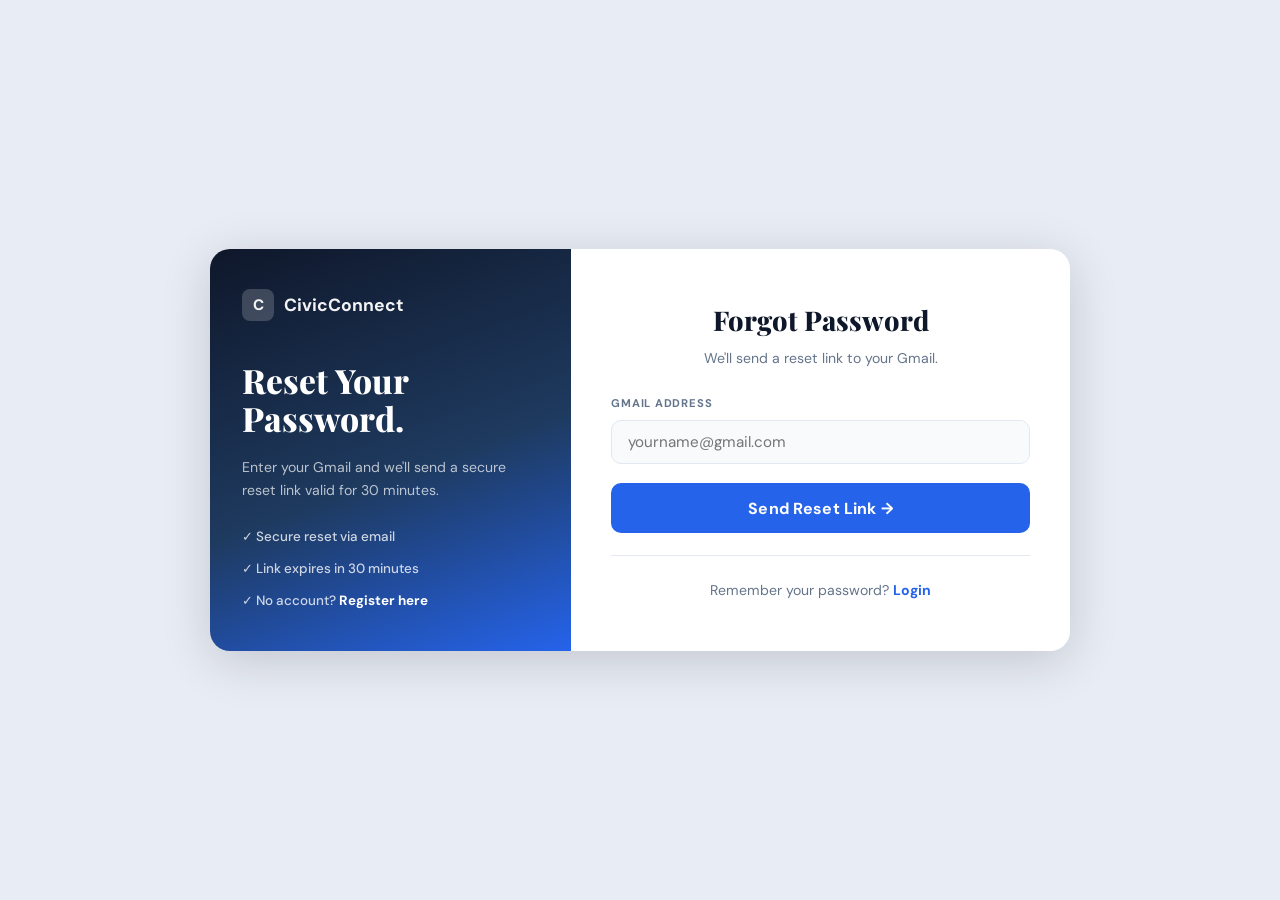
<file: templates/forgot_password.html>
<!DOCTYPE html>
<html lang="en">
<head>
<meta charset="UTF-8"><script>localStorage.removeItem("civic_lang");</script><meta name="viewport" content="width=device-width,initial-scale=1">
<title>Forgot Password – CivicConnect</title>
<link rel="stylesheet" href="/static/css/style.css">
<link href="https://fonts.googleapis.com/css2?family=Playfair+Display:wght@700;800&family=DM+Sans:wght@400;500;600;700&display=swap" rel="stylesheet">
</head>
<body class="auth-page split-auth-page">
<div class="split-auth-card">
  <div class="split-left">
    <div class="split-brand"><span class="split-brand-icon">C</span> CivicConnect</div>
    <div class="split-tagline">Reset Your<br>Password.</div>
    <p class="split-desc">Enter your Gmail and we'll send a secure reset link valid for 30 minutes.</p>
    <ul class="split-features">
      <li>✓ Secure reset via email</li>
      <li>✓ Link expires in 30 minutes</li>
      <li>✓ No account? <a href="/register" style="color:#fff;font-weight:700;">Register here</a></li>
    </ul>
  </div>
  <div class="split-right">
    <h2 class="split-title">Forgot Password</h2>
    <p class="split-subtitle">We'll send a reset link to your Gmail.</p>
    <div id="msg" class="msg hidden"></div>
    <div id="formWrap">
      <div class="form-group">
        <label>Gmail Address</label>
        <input type="email" id="email" placeholder="yourname@gmail.com" onkeydown="if(event.key==='Enter')doSubmit()">
      </div>
      <button class="btn btn-primary btn-full split-btn" id="submitBtn" onclick="doSubmit()">Send Reset Link →</button>
      <div class="split-divider"></div>
      <p class="split-switch">Remember your password? <a href="/login">Login</a></p>
    </div>
  </div>
</div>
<script>
async function doSubmit() {
  const email = document.getElementById("email").value.trim();
  const msg   = document.getElementById("msg");
  const btn   = document.getElementById("submitBtn");
  if (!email) { msg.textContent="Please enter your email."; msg.className="msg error"; return; }
  btn.disabled=true; btn.textContent="Sending…";
  const res  = await fetch("/api/forgot-password", {
    method:"POST", headers:{"Content-Type":"application/json"},
    body: JSON.stringify({email})
  });
  const data = await res.json();
  if (res.ok) {
    document.getElementById("formWrap").innerHTML = `
      <div style="text-align:center;padding:1.5rem 0;">
        <div style="font-size:3rem;margin-bottom:.8rem;">📧</div>
        <h3 style="color:#16a34a;font-family:'Playfair Display',serif;margin-bottom:.5rem;">Check your inbox!</h3>
        <p style="color:#475569;font-size:.9rem;">${data.message}</p>
        <a href="/login" class="btn btn-primary" style="margin-top:1.2rem;display:inline-block;">Back to Login</a>
      </div>`;
  } else {
    msg.textContent = data.error; msg.className="msg error";
    btn.disabled=false; btn.textContent="Send Reset Link →";
  }
}
</script>
</body>
</html>
</file>
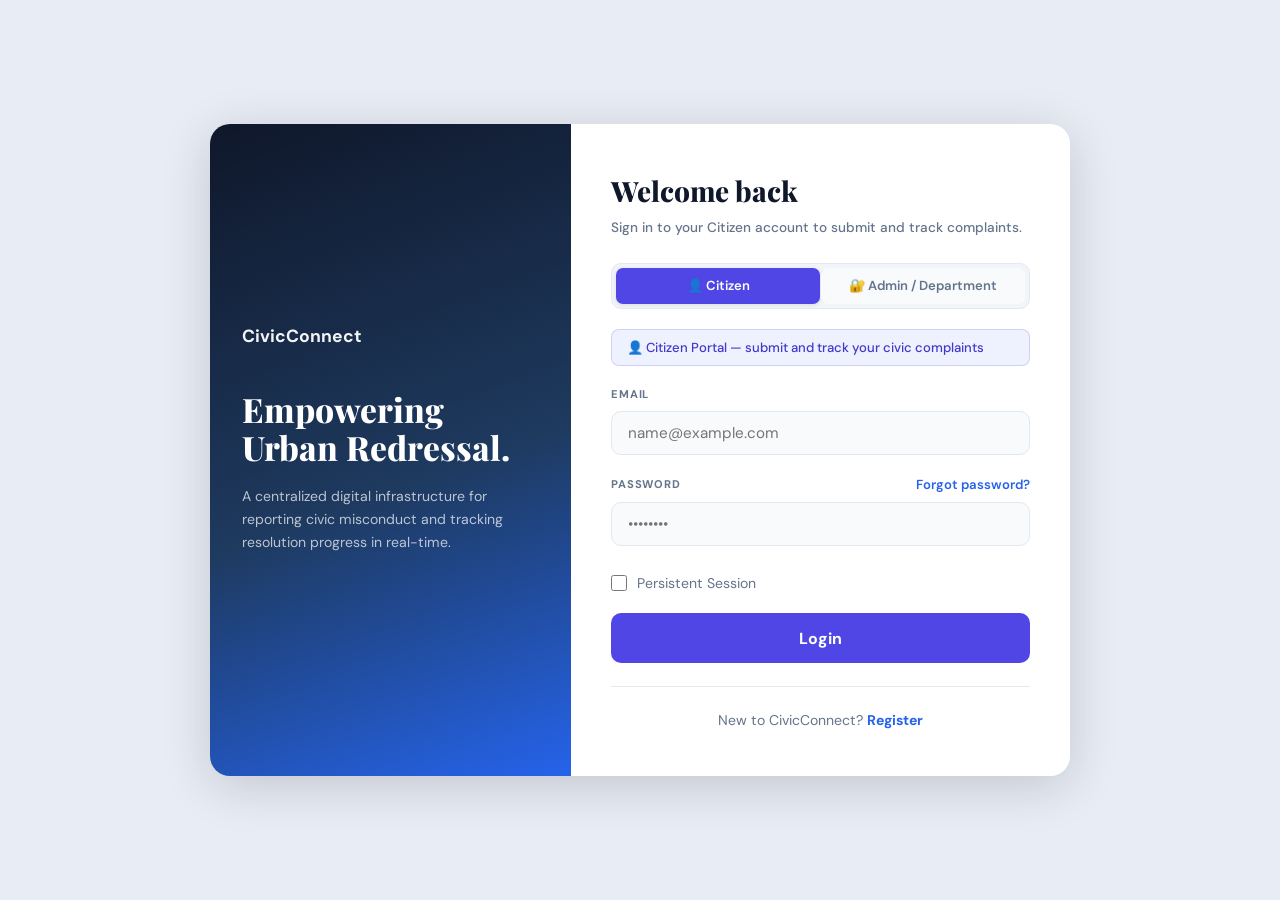
<file: templates/login.html>
<!DOCTYPE html>
<html lang="en">
<head>
<meta charset="UTF-8"><script>localStorage.removeItem("civic_lang");</script><meta name="viewport" content="width=device-width, initial-scale=1.0">
<title>Login – CivicConnect</title>
<link rel="stylesheet" href="/static/css/style.css">
<link href="https://fonts.googleapis.com/css2?family=Playfair+Display:wght@700;800&family=DM+Sans:wght@400;500;600;700&display=swap" rel="stylesheet">
<style>
/* ── 2-tab role switcher ── */
.role-tabs {
  display: flex; gap: 0; margin-bottom: 1.25rem;
  border-radius: 10px; overflow: hidden; border: 1.5px solid var(--border);
}
.role-tab {
  flex: 1; padding: .6rem .5rem; border: none; background: #f8fafc;
  font-family: var(--ff-body); font-size: .82rem; font-weight: 600;
  cursor: pointer; color: var(--muted2); transition: all .2s;
  display: flex; align-items: center; justify-content: center; gap: .35rem;
  white-space: nowrap;
}
.role-tab + .role-tab { border-left: 1.5px solid var(--border); }
.role-tab.active.citizen { background: #4f46e5; color: #fff; }
.role-tab.active.admin   { background: #1e3a8a; color: #fff; }
.role-tab:not(.active):hover { background: #f1f5f9; color: var(--text); }

/* ── Portal header ── */
.portal-header { margin-bottom: 1.5rem; }
.portal-title {
  font-family: var(--ff-head); font-size: 1.75rem; font-weight: 800;
  color: #0f172a; margin-bottom: .3rem; transition: color .2s;
}
.portal-title.admin-mode { color: #1e3a8a; }
.portal-subtitle { font-size: .85rem; color: var(--muted2); font-weight: 500; line-height: 1.5; }

/* ── Portal context banner ── */
.portal-banner {
  padding: .5rem .9rem; border-radius: 8px; margin-bottom: 1.25rem;
  font-size: .82rem; font-weight: 500; line-height: 1.5; transition: all .3s;
}
.portal-banner.citizen { background: #eef2ff; color: #4338ca; border: 1px solid rgba(79,70,229,.2); }
.portal-banner.admin   { background: #eff6ff; color: #1d4ed8; border: 1px solid rgba(29,78,216,.25); }

/* ── Login button variants ── */
.split-btn.citizen    { background: #4f46e5; }
.split-btn.citizen:hover { background: #4338ca; }
.split-btn.admin      { background: #1e3a8a; }
.split-btn.admin:hover { background: #1e40af; }
</style>
</head>
<body class="auth-page split-auth-page">

<div class="split-auth-card">
  <!-- Left panel -->
  <div class="split-left" id="splitLeft">
    <div class="split-brand">CivicConnect</div>
    <div class="split-tagline" id="leftTagline">Empowering<br>Urban Redressal.</div>
    <p class="split-desc" id="leftDesc">A centralized digital infrastructure for reporting civic misconduct and tracking resolution progress in real-time.</p>
  </div>

  <!-- Right panel -->
  <div class="split-right">

    <div class="portal-header">
      <div class="portal-title" id="portalTitle">Welcome back</div>
      <div class="portal-subtitle" id="portalSubtitle">Sign in to your Citizen account to submit and track complaints.</div>
    </div>

    <!-- 2-tab switcher: Citizen | Admin (dept staff also use Admin tab) -->
    <div class="role-tabs">
      <button class="role-tab citizen active" id="tabCitizen" onclick="setRole('citizen')">👤 Citizen</button>
      <button class="role-tab admin"          id="tabAdmin"   onclick="setRole('admin')">🔐 Admin / Department</button>
    </div>

    <div class="portal-banner citizen" id="portalBanner">
      👤 Citizen Portal — submit and track your civic complaints
    </div>

    <div id="msg" class="msg hidden"></div>

    <div class="form-group">
      <label>Email</label>
      <input type="email" id="email" placeholder="name@example.com" onkeydown="if(event.key==='Enter') doLogin()">
    </div>

    <div class="form-group">
      <div class="pw-label-row">
        <label>Password</label>
        <a href="/forgot-password" class="reset-link" id="forgotLink">Forgot password?</a>
      </div>
      <input type="password" id="password" placeholder="••••••••" onkeydown="if(event.key==='Enter') doLogin()">
    </div>

    <label class="persist-check" id="persistRow">
      <input type="checkbox" id="persist"> Persistent Session
    </label>

    <button class="btn btn-primary btn-full split-btn citizen" id="loginBtn" onclick="doLogin()">Login</button>

    <div class="split-divider"></div>
    <p class="split-switch" id="bottomHint">New to CivicConnect? <a href="/register">Register</a></p>
  </div>
</div>

<script>
let role = 'citizen';

const CONFIG = {
  citizen: {
    title:       'Welcome back',
    titleClass:  'portal-title',
    subtitle:    'Sign in to your Citizen account to submit and track complaints.',
    bannerClass: 'portal-banner citizen',
    bannerText:  '👤 Citizen Portal — submit and track your civic complaints',
    btnClass:    'btn btn-primary btn-full split-btn citizen',
    btnText:     'Login',
    hint:        'New to CivicConnect? <a href="/register">Register</a>',
    leftTagline: 'Empowering<br>Urban Redressal.',
    leftDesc:    'A centralized digital infrastructure for reporting civic misconduct and tracking resolution progress in real-time.',
    showPersist: true,
  },
  admin: {
    title:       'Admin / Department Access',
    titleClass:  'portal-title admin-mode',
    subtitle:    'For administrators and department staff — use credentials issued by the admin.',
    bannerClass: 'portal-banner admin',
    bannerText:  '🔐 Admin & Department Portal — restricted access only',
    btnClass:    'btn btn-primary btn-full split-btn admin',
    btnText:     'Sign In',
    hint:        'Not an admin or dept? <a href="#" onclick="setRole(\'citizen\');return false;">Switch to Citizen login</a>',
    leftTagline: 'Admin &amp;<br>Department Panel.',
    leftDesc:    'Admins oversee all complaints. Department staff manage complaints assigned to their department.',
    showPersist: true,
  }
};

function setRole(r) {
  role = r;
  const cfg = CONFIG[r];

  ['citizen', 'admin'].forEach(t => {
    document.getElementById('tab' + t.charAt(0).toUpperCase() + t.slice(1))
      .classList.toggle('active', t === r);
  });

  document.getElementById('portalTitle').textContent    = cfg.title;
  document.getElementById('portalTitle').className      = cfg.titleClass;
  document.getElementById('portalSubtitle').textContent = cfg.subtitle;
  document.getElementById('portalBanner').className     = cfg.bannerClass;
  document.getElementById('portalBanner').textContent   = cfg.bannerText;
  document.getElementById('loginBtn').className         = cfg.btnClass;
  document.getElementById('loginBtn').textContent       = cfg.btnText;
  document.getElementById('bottomHint').innerHTML       = cfg.hint;
  document.getElementById('leftTagline').innerHTML      = cfg.leftTagline;
  document.getElementById('leftDesc').textContent       = cfg.leftDesc;
  document.getElementById('persistRow').style.display   = cfg.showPersist ? '' : 'none';
  document.getElementById('msg').className = 'msg hidden';
}

async function doLogin() {
  const btn      = document.getElementById('loginBtn');
  const msg      = document.getElementById('msg');
  const email    = document.getElementById('email').value.trim();
  const password = document.getElementById('password').value;

  if (!email || !password) {
    msg.textContent = 'Please enter your email and password.';
    msg.className = 'msg error'; return;
  }

  const originalText = btn.textContent;
  btn.disabled = true; btn.textContent = 'Signing in…';
  msg.className = 'msg hidden';

  try {
    // Both admin and department staff send portal='admin' — backend routes correctly
    const body = { email, password, portal: role };

    const res  = await fetch('/api/login', {
      method: 'POST', credentials: 'include',
      headers: { 'Content-Type': 'application/json' },
      body: JSON.stringify(body)
    });
    const data = await res.json();

    if (res.ok) {
      window.location.href = '/dashboard';
    } else {
      msg.textContent = data.error;
      msg.className   = 'msg error';
      btn.disabled    = false;
      btn.textContent = originalText;
    }
  } catch {
    msg.textContent = 'Network error. Please try again.';
    msg.className   = 'msg error';
    btn.disabled    = false;
    btn.textContent = originalText;
  }
}
</script>
</body>
</html>
</file>
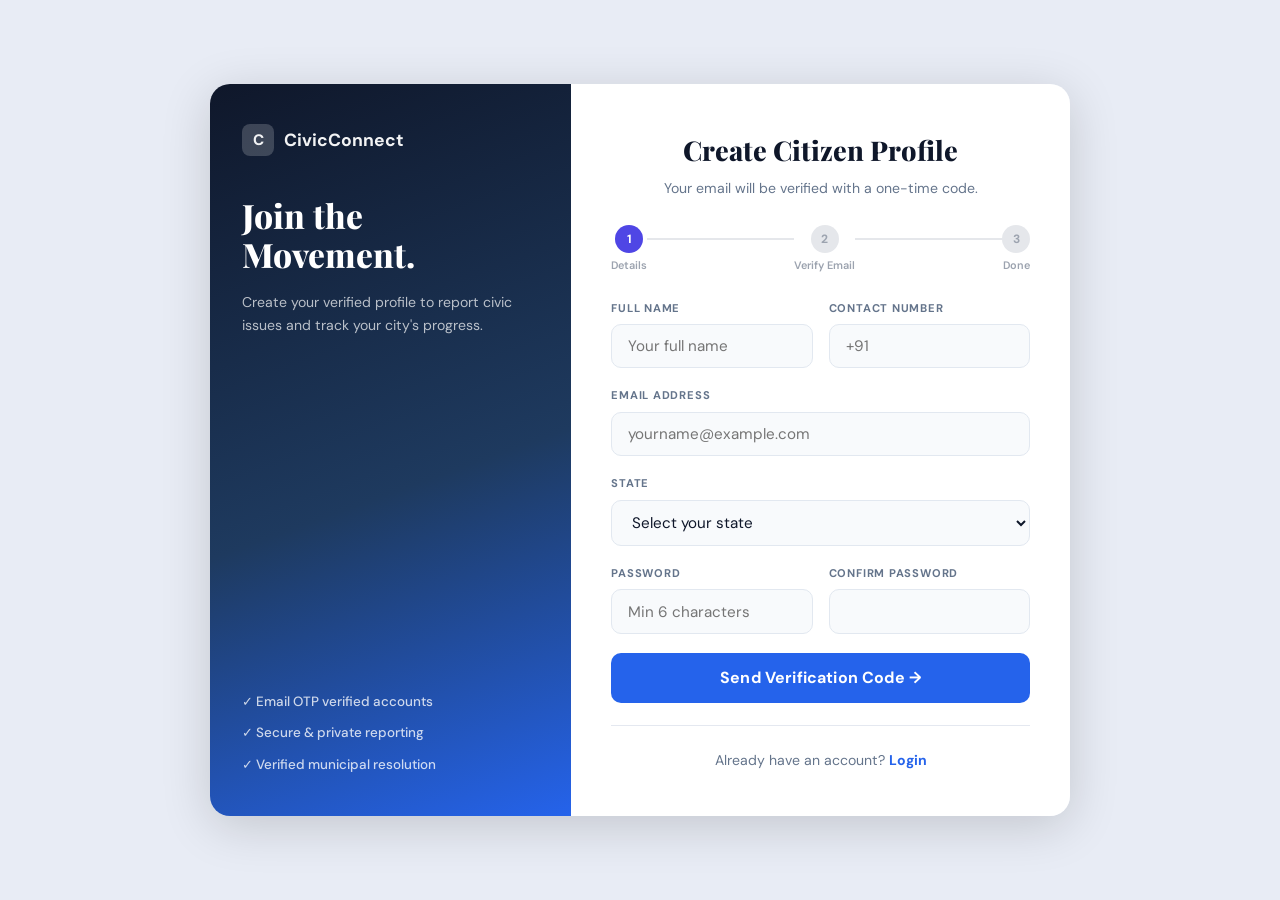
<file: templates/register.html>
<!DOCTYPE html>
<html lang="en">
<head>
<meta charset="UTF-8"><script>localStorage.removeItem("civic_lang");</script><meta name="viewport" content="width=device-width, initial-scale=1.0">
<title>Register – CivicConnect</title>
<link rel="stylesheet" href="/static/css/style.css">
<link href="https://fonts.googleapis.com/css2?family=Playfair+Display:wght@700;800&family=DM+Sans:wght@400;500;600;700&display=swap" rel="stylesheet">
<style>
.step-indicator {
  display: flex; align-items: flex-start; gap: 0; margin-bottom: 1.6rem;
}
.step-col { display: flex; flex-direction: column; align-items: center; gap: .2rem; }
.step-dot {
  width: 28px; height: 28px; border-radius: 50%; display: flex; align-items: center;
  justify-content: center; font-size: .75rem; font-weight: 700; flex-shrink: 0; transition: all .3s;
}
.step-dot.active   { background: #4f46e5; color: #fff; }
.step-dot.done     { background: #22c55e; color: #fff; }
.step-dot.inactive { background: #e5e7eb; color: #9ca3af; }
.step-line { flex: 1; height: 2px; margin-top: 13px; background: #e5e7eb; transition: background .3s; }
.step-line.done { background: #22c55e; }
.step-label { font-size: .68rem; color: #9ca3af; font-weight: 600; text-align: center; white-space: nowrap; }

.step-panel { display: none; }
.step-panel.active { display: block; }

.otp-boxes { display: flex; gap: .6rem; justify-content: center; margin: 1.2rem 0; }
.otp-box {
  width: 46px; height: 54px; text-align: center; font-size: 1.5rem; font-weight: 700;
  border: 2px solid #d1d5db; border-radius: 10px; outline: none;
  font-family: 'DM Sans', sans-serif; color: #1e293b; transition: border-color .2s, box-shadow .2s;
}
.otp-box:focus { border-color: #4f46e5; box-shadow: 0 0 0 3px rgba(79,70,229,.12); }
.otp-box.filled { border-color: #4f46e5; }
.otp-box.error  { border-color: #ef4444 !important; animation: shake .3s; }
@keyframes shake { 0%,100%{transform:translateX(0)} 25%{transform:translateX(-5px)} 75%{transform:translateX(5px)} }

.otp-hint { text-align: center; font-size: .83rem; color: #64748b; margin-bottom: .4rem; line-height: 1.6; }
.otp-hint strong { color: #1e293b; }

.resend-row { text-align: center; font-size: .82rem; color: #9ca3af; margin-top: .7rem; }
.resend-btn { background: none; border: none; color: #4f46e5; font-weight: 600; cursor: pointer; font-family: inherit; font-size: .82rem; padding: 0; }
.resend-btn:disabled { color: #9ca3af; cursor: default; }

.success-wrap { text-align: center; padding: 1rem 0; }
.success-icon { font-size: 3.5rem; margin-bottom: .6rem; }
.progress-bar { height: 4px; background: #e5e7eb; border-radius: 99px; overflow: hidden; margin: 1rem auto 0; max-width: 160px; }
.progress-fill { height: 100%; background: #4f46e5; border-radius: 99px; animation: prog 2.2s linear forwards; }
@keyframes prog { from{width:0} to{width:100%} }
</style>
</head>
<body class="auth-page split-auth-page">
<div class="split-auth-card">
  <div class="split-left">
    <div class="split-brand"><span class="split-brand-icon">C</span> CivicConnect</div>
    <div class="split-tagline">Join the<br>Movement.</div>
    <p class="split-desc">Create your verified profile to report civic issues and track your city's progress.</p>
    <ul class="split-features">
      <li>✓ Email OTP verified accounts</li>
      <li>✓ Secure &amp; private reporting</li>
      <li>✓ Verified municipal resolution</li>
    </ul>
  </div>

  <div class="split-right">
    <h2 class="split-title">Create Citizen Profile</h2>
    <p class="split-subtitle" id="panel-sub">Your email will be verified with a one-time code.</p>

    <!-- Step indicator -->
    <div class="step-indicator">
      <div class="step-col">
        <div class="step-dot active" id="dot1">1</div>
        <div class="step-label">Details</div>
      </div>
      <div class="step-line" id="line1"></div>
      <div class="step-col">
        <div class="step-dot inactive" id="dot2">2</div>
        <div class="step-label">Verify Email</div>
      </div>
      <div class="step-line" id="line2"></div>
      <div class="step-col">
        <div class="step-dot inactive" id="dot3">3</div>
        <div class="step-label">Done</div>
      </div>
    </div>

    <div id="msg" class="msg hidden"></div>

    <!-- Step 1: Form -->
    <div class="step-panel active" id="step1">
      <div class="form-row">
        <div class="form-group">
          <label>Full Name</label>
          <input type="text" id="name" placeholder="Your full name">
        </div>
        <div class="form-group">
          <label>Contact Number</label>
          <input type="tel" id="phone" placeholder="+91">
        </div>
      </div>
      <div class="form-group">
        <label>Email Address</label>
        <input type="email" id="email" placeholder="yourname@example.com">
      </div>
      <div class="form-group">
        <label>State</label>
        <select id="ward">
          <option value="">Select your state</option>
          <option>Andhra Pradesh</option>
          <option>Arunachal Pradesh</option>
          <option>Assam</option>
          <option>Bihar</option>
          <option>Chhattisgarh</option>
          <option>Goa</option>
          <option>Gujarat</option>
          <option>Haryana</option>
          <option>Himachal Pradesh</option>
          <option>Jharkhand</option>
          <option>Karnataka</option>
          <option>Kerala</option>
          <option>Madhya Pradesh</option>
          <option>Maharashtra</option>
          <option>Manipur</option>
          <option>Meghalaya</option>
          <option>Mizoram</option>
          <option>Nagaland</option>
          <option>Odisha</option>
          <option>Punjab</option>
          <option>Rajasthan</option>
          <option>Sikkim</option>
          <option>Tamil Nadu</option>
          <option>Telangana</option>
          <option>Tripura</option>
          <option>Uttar Pradesh</option>
          <option>Uttarakhand</option>
          <option>West Bengal</option>
          <option>Andaman and Nicobar Islands</option>
          <option>Chandigarh</option>
          <option>Dadra and Nagar Haveli and Daman and Diu</option>
          <option>Delhi</option>
          <option>Jammu and Kashmir</option>
          <option>Ladakh</option>
          <option>Lakshadweep</option>
          <option>Puducherry</option>
        </select>
      </div>
      <div class="form-row">
        <div class="form-group">
          <label>Password</label>
          <input type="password" id="password" placeholder="Min 6 characters">
        </div>
        <div class="form-group">
          <label>Confirm Password</label>
          <input type="password" id="confirm" placeholder="">
        </div>
      </div>
      <button class="btn btn-primary btn-full split-btn" id="regBtn" onclick="doRegister()">
        Send Verification Code →
      </button>
      <div class="split-divider"></div>
      <p class="split-switch">Already have an account? <a href="/login">Login</a></p>
    </div>

    <!-- Step 2: OTP -->
    <div class="step-panel" id="step2">
      <div class="otp-hint">
        A 6-digit code was sent to<br><strong id="otp-email-display">—</strong><br>
        <span style="font-size:.75rem;color:#94a3b8;">Check your inbox (and spam folder)</span>
      </div>
      <div class="otp-boxes">
        <input class="otp-box" id="otp0" maxlength="1" inputmode="numeric">
        <input class="otp-box" id="otp1" maxlength="1" inputmode="numeric">
        <input class="otp-box" id="otp2" maxlength="1" inputmode="numeric">
        <input class="otp-box" id="otp3" maxlength="1" inputmode="numeric">
        <input class="otp-box" id="otp4" maxlength="1" inputmode="numeric">
        <input class="otp-box" id="otp5" maxlength="1" inputmode="numeric">
      </div>
      <button class="btn btn-primary btn-full split-btn" id="verifyBtn" onclick="doVerify()">Verify &amp; Create Account</button>
      <div class="resend-row">
        Didn't receive it?
        <button class="resend-btn" id="resendBtn" onclick="resendOtp()" disabled>
          Resend in <span id="timerDisplay">60s</span>
        </button>
      </div>
      <div style="margin-top:.9rem;text-align:center;">
        <button class="btn btn-outline btn-sm" onclick="goBack()">← Change Details</button>
      </div>
    </div>

    <!-- Step 3: Success -->
    <div class="step-panel" id="step3">
      <div class="success-wrap">
        <div class="success-icon">🎉</div>
        <h3 style="color:#16a34a;font-family:'Playfair Display',serif;font-size:1.3rem;margin-bottom:.4rem;">Email Verified!</h3>
        <p style="color:#475569;font-size:.9rem;">Your account has been created. Redirecting to login…</p>
        <div class="progress-bar"><div class="progress-fill"></div></div>
      </div>
    </div>
  </div>
</div>

<script>
let pendingEmail = "";
let timerInterval = null;
let pendingName = "", pendingPass = "";

// OTP box logic
document.querySelectorAll(".otp-box").forEach((box, i) => {
  box.addEventListener("input", e => {
    const val = e.target.value.replace(/\D/g, "");
    e.target.value = val.slice(-1);
    e.target.classList.toggle("filled", val !== "");
    if (val && i < 5) document.getElementById(`otp${i+1}`).focus();
    if (getOtp().length === 6) doVerify();
  });
  box.addEventListener("keydown", e => {
    if (e.key === "Backspace" && !e.target.value && i > 0)
      document.getElementById(`otp${i-1}`).focus();
  });
  box.addEventListener("paste", e => {
    e.preventDefault();
    const text = (e.clipboardData || window.clipboardData).getData("text").replace(/\D/g,"").slice(0,6);
    text.split("").forEach((ch, j) => {
      const b = document.getElementById(`otp${j}`);
      if (b) { b.value = ch; b.classList.add("filled"); }
    });
    if (text.length === 6) setTimeout(doVerify, 80);
  });
});

function getOtp() {
  return Array.from({length:6}, (_,i) => document.getElementById(`otp${i}`).value).join("");
}

function clearOtpBoxes(shake = false) {
  for (let i = 0; i < 6; i++) {
    const b = document.getElementById(`otp${i}`);
    b.value = ""; b.classList.remove("filled");
    if (shake) { b.classList.add("error"); setTimeout(() => b.classList.remove("error"), 400); }
  }
  if (shake) document.getElementById("otp0").focus();
}

function goToStep(n) {
  [1,2,3].forEach(s => document.getElementById(`step${s}`).classList.toggle("active", s === n));
  ["dot1","dot2","dot3"].forEach((id, idx) => {
    const d = document.getElementById(id);
    d.className = "step-dot " + (idx+1 < n ? "done" : idx+1 === n ? "active" : "inactive");
    d.textContent = idx+1 < n ? "✓" : idx+1;
  });
  document.getElementById("line1").className = "step-line" + (n > 1 ? " done" : "");
  document.getElementById("line2").className = "step-line" + (n > 2 ? " done" : "");
}

function goBack() {
  clearInterval(timerInterval);
  clearOtpBoxes();
  document.getElementById("msg").className = "msg hidden";
  goToStep(1);
}

function startTimer(s = 60) {
  const btn = document.getElementById("resendBtn");
  const disp = document.getElementById("timerDisplay");
  btn.disabled = true;
  let left = s;
  disp.textContent = `${left}s`;
  clearInterval(timerInterval);
  timerInterval = setInterval(() => {
    left--;
    if (left <= 0) {
      clearInterval(timerInterval);
      btn.innerHTML = "Resend Code";
      btn.disabled = false;
    } else {
      disp.textContent = `${left}s`;
    }
  }, 1000);
}

async function doRegister() {
  const msg   = document.getElementById("msg");
  const btn   = document.getElementById("regBtn");
  const name  = document.getElementById("name").value.trim();
  const email = document.getElementById("email").value.trim().toLowerCase();
  const pass  = document.getElementById("password").value;
  const conf  = document.getElementById("confirm").value;

  if (!name || !email || !pass) {
    msg.textContent = "Please fill in all required fields."; msg.className = "msg error"; return;
  }
  if (!email.includes("@") || !email.includes(".")) {
    msg.textContent = "Please enter a valid email address."; msg.className = "msg error"; return;
  }
  if (pass !== conf) {
    msg.textContent = "Passwords do not match."; msg.className = "msg error"; return;
  }
  if (pass.length < 6) {
    msg.textContent = "Password must be at least 6 characters."; msg.className = "msg error"; return;
  }

  btn.disabled = true; btn.textContent = "Sending OTP…";
  msg.className = "msg hidden";

  const res  = await fetch("/api/register", {
    method:"POST", credentials:"include",
    headers:{"Content-Type":"application/json"},
    body: JSON.stringify({name, email, password: pass, phone: document.getElementById("phone").value.trim()})
  });
  const data = await res.json();

  if (res.ok) {
    pendingEmail = email; pendingName = name; pendingPass = pass;
    document.getElementById("otp-email-display").textContent = email;
    goToStep(2);
    startTimer(60);
    setTimeout(() => document.getElementById("otp0").focus(), 100);
  } else {
    msg.textContent = data.error; msg.className = "msg error";
  }
  btn.disabled = false; btn.textContent = "Send Verification Code →";
}

async function doVerify() {
  const msg = document.getElementById("msg");
  const btn = document.getElementById("verifyBtn");
  const otp = getOtp();
  if (otp.length < 6) {
    msg.textContent = "Please enter the full 6-digit code."; msg.className = "msg error"; return;
  }
  btn.disabled = true; btn.textContent = "Verifying…";
  msg.className = "msg hidden";

  const res  = await fetch("/api/verify-otp", {
    method:"POST", credentials:"include",
    headers:{"Content-Type":"application/json"},
    body: JSON.stringify({email: pendingEmail, otp})
  });
  const data = await res.json();

  if (res.ok) {
    clearInterval(timerInterval);
    goToStep(3);
    setTimeout(() => window.location.href = "/login", 2300);
  } else {
    clearOtpBoxes(true);
    msg.textContent = data.error; msg.className = "msg error";
    btn.disabled = false; btn.textContent = "Verify & Create Account";
  }
}

async function resendOtp() {
  const msg = document.getElementById("msg");
  const res = await fetch("/api/register", {
    method:"POST", credentials:"include",
    headers:{"Content-Type":"application/json"},
    body: JSON.stringify({name: pendingName, email: pendingEmail, password: pendingPass})
  });
  const data = await res.json();
  if (res.ok) {
    msg.textContent = "✅ New OTP sent to your Gmail."; msg.className = "msg success";
    clearOtpBoxes(); startTimer(60);
    document.getElementById("otp0").focus();
  } else {
    msg.textContent = data.error; msg.className = "msg error";
  }
}
</script>
</body>
</html>
</file>
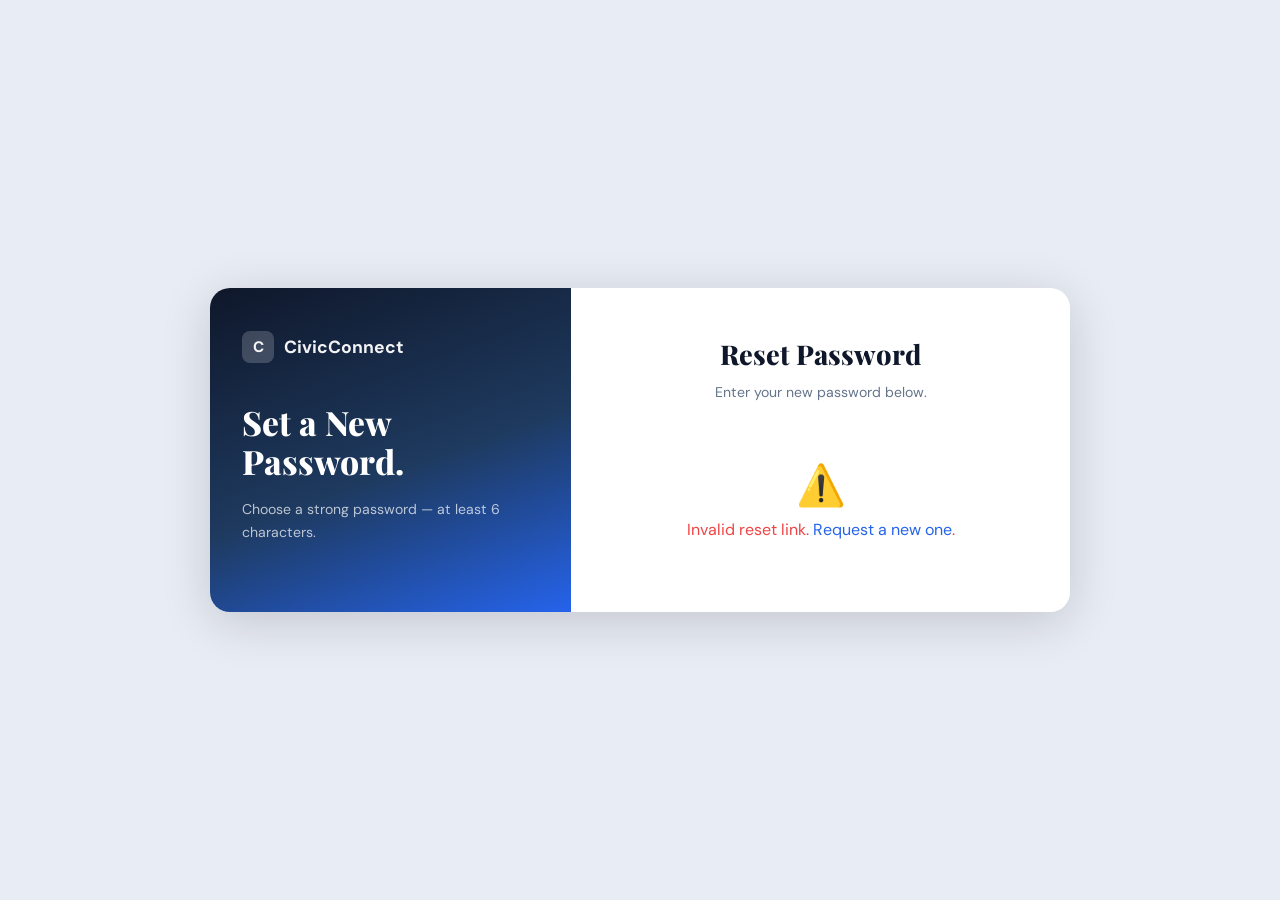
<file: templates/reset_password.html>
<!DOCTYPE html>
<html lang="en">
<head>
<meta charset="UTF-8"><script>localStorage.removeItem("civic_lang");</script><meta name="viewport" content="width=device-width,initial-scale=1">
<title>Reset Password – CivicConnect</title>
<link rel="stylesheet" href="/static/css/style.css">
<link href="https://fonts.googleapis.com/css2?family=Playfair+Display:wght@700;800&family=DM+Sans:wght@400;500;600;700&display=swap" rel="stylesheet">
</head>
<body class="auth-page split-auth-page">
<div class="split-auth-card">
  <div class="split-left">
    <div class="split-brand"><span class="split-brand-icon">C</span> CivicConnect</div>
    <div class="split-tagline">Set a New<br>Password.</div>
    <p class="split-desc">Choose a strong password — at least 6 characters.</p>
  </div>
  <div class="split-right">
    <h2 class="split-title">Reset Password</h2>
    <p class="split-subtitle">Enter your new password below.</p>
    <div id="msg" class="msg hidden"></div>
    <div id="formWrap">
      <div class="form-group">
        <label>New Password</label>
        <input type="password" id="password" placeholder="Min 6 characters">
      </div>
      <div class="form-group">
        <label>Confirm Password</label>
        <input type="password" id="confirm" placeholder="" onkeydown="if(event.key==='Enter')doReset()">
      </div>
      <button class="btn btn-primary btn-full split-btn" id="resetBtn" onclick="doReset()">Set New Password →</button>
      <div class="split-divider"></div>
      <p class="split-switch">Back to <a href="/login">Login</a></p>
    </div>
  </div>
</div>
<script>
const token = new URLSearchParams(window.location.search).get("token");
if (!token) {
  document.getElementById("formWrap").innerHTML = `<div style="text-align:center;color:#ef4444;padding:1.5rem 0;">
    <div style="font-size:2.5rem;">⚠️</div>
    <p>Invalid reset link. <a href="/forgot-password">Request a new one</a>.</p></div>`;
}
async function doReset() {
  const pw   = document.getElementById("password").value;
  const conf = document.getElementById("confirm").value;
  const msg  = document.getElementById("msg");
  const btn  = document.getElementById("resetBtn");
  if (!pw) { msg.textContent="Please enter a password."; msg.className="msg error"; return; }
  if (pw !== conf) { msg.textContent="Passwords do not match."; msg.className="msg error"; return; }
  if (pw.length < 6) { msg.textContent="Password must be at least 6 characters."; msg.className="msg error"; return; }
  btn.disabled=true; btn.textContent="Resetting…";
  const res  = await fetch("/api/reset-password", {
    method:"POST", headers:{"Content-Type":"application/json"},
    body: JSON.stringify({token, password: pw})
  });
  const data = await res.json();
  if (res.ok) {
    document.getElementById("formWrap").innerHTML = `
      <div style="text-align:center;padding:1.5rem 0;">
        <div style="font-size:3rem;margin-bottom:.8rem;">🎉</div>
        <h3 style="color:#16a34a;font-family:'Playfair Display',serif;margin-bottom:.5rem;">Password Reset!</h3>
        <p style="color:#475569;font-size:.9rem;">${data.message}</p>
        <a href="/login" class="btn btn-primary" style="margin-top:1.2rem;display:inline-block;">Login Now</a>
      </div>`;
  } else {
    msg.textContent = data.error; msg.className="msg error";
    btn.disabled=false; btn.textContent="Set New Password →";
  }
}
</script>
</body>
</html>
</file>
<file: static/css/style.css>
/* ─── Google Fonts ──────────────────────────────────────────── */
@import url('https://fonts.googleapis.com/css2?family=DM+Sans:wght@400;500;600;700&family=Playfair+Display:wght@700;800&display=swap');

/* ─── Reset & Base ─────────────────────────────────────────── */
*, *::before, *::after { box-sizing: border-box; margin: 0; padding: 0; }

:root {
  --bg:            #f4f6fb;
  --surface:       #ffffff;
  --surface2:      #f0f2f8;
  --border:        #e4e8f0;
  --text:          #0f172a;
  --muted:         #94a3b8;
  --muted2:        #64748b;
  --sb-from:       #111827;
  --sb-to:         #1e3a5f;
  --accent:        #2563eb;
  --accent-dark:   #1d4ed8;
  --accent-light:  #eff6ff;
  --accent-glow:   rgba(37,99,235,.12);
  --pending:       #f59e0b;
  --pending-bg:    #fffbeb;
  --pending-text:  #92400e;
  --progress:      #3b82f6;
  --progress-bg:   #eff6ff;
  --progress-text: #1e40af;
  --resolved:      #10b981;
  --resolved-bg:   #f0fdf4;
  --resolved-text: #065f46;
  --danger:        #ef4444;
  --radius:        14px;
  --radius-sm:     8px;
  --radius-xs:     6px;
  --shadow:        0 1px 3px rgba(0,0,0,.06), 0 1px 2px rgba(0,0,0,.04);
  --shadow-md:     0 4px 16px rgba(0,0,0,.08);
  --shadow-lg:     0 8px 32px rgba(0,0,0,.12);
  --ff-head:       'Playfair Display', serif;
  --ff-body:       'DM Sans', sans-serif;
}

html  { scroll-behavior: smooth; }
body  { font-family: var(--ff-body); background: var(--bg); color: var(--text); min-height: 100vh; line-height: 1.6; -webkit-font-smoothing: antialiased; }
a     { color: var(--accent); text-decoration: none; transition: opacity .2s; }
a:hover { opacity: .8; }
code  { font-family: monospace; background: var(--surface2); padding: 2px 7px; border-radius: 4px; font-size: .82em; color: var(--muted2); }
small { font-size: .8em; color: var(--muted); }

/* ── Buttons ─────────────────────────────────────────────────── */
.btn {
  display: inline-flex; align-items: center; justify-content: center; gap: .45rem;
  padding: .6rem 1.4rem; border-radius: var(--radius-sm); border: none;
  font-family: var(--ff-body); font-size: .92rem; font-weight: 600;
  cursor: pointer; transition: all .2s; white-space: nowrap;
}
.btn-primary { background: var(--accent); color: #fff; }
.btn-primary:hover { background: var(--accent-dark); box-shadow: 0 4px 14px rgba(37,99,235,.35); }
.btn-outline  { background: transparent; color: var(--accent); border: 1.5px solid var(--accent); }
.btn-outline:hover { background: var(--accent-light); }
.btn-ghost    { background: transparent; color: var(--muted2); }
.btn-ghost:hover { color: var(--text); background: var(--surface2); }
.btn-danger   { background: var(--danger); color: #fff; }
.btn-danger:hover { background: #dc2626; }
.btn-lg  { padding: .85rem 2rem; font-size: 1rem; border-radius: 10px; }
.btn-sm  { padding: .32rem .85rem; font-size: .82rem; }
.btn-full { width: 100%; padding: .85rem; }
.btn:disabled { opacity: .45; cursor: not-allowed; }

/* ── Messages ─────────────────────────────────────────────────── */
.msg { padding: .75rem 1rem; border-radius: var(--radius-sm); margin-bottom: 1rem; font-size: .88rem; }
.msg.error   { background: rgba(239,68,68,.08);  color: #dc2626; border: 1px solid rgba(239,68,68,.2); }
.msg.success { background: rgba(16,185,129,.08); color: #059669; border: 1px solid rgba(16,185,129,.2); }
.msg.hidden  { display: none; }

/* ── Forms ───────────────────────────────────────────────────── */
.form-group { margin-bottom: 1.2rem; }
.form-group label { display: block; font-size: .8rem; font-weight: 700; margin-bottom: .4rem; color: var(--muted2); text-transform: uppercase; letter-spacing: .05em; }
.form-group input,
.form-group select,
.form-group textarea {
  width: 100%; padding: .7rem 1rem;
  background: var(--surface); border: 1.5px solid var(--border);
  border-radius: var(--radius-sm); color: var(--text);
  font-family: var(--ff-body); font-size: .95rem; transition: border-color .2s;
}
.form-group input:focus,
.form-group select:focus,
.form-group textarea:focus { outline: none; border-color: var(--accent); box-shadow: 0 0 0 3px var(--accent-glow); }
.form-group select option { background: var(--surface); color: var(--text); }
.form-group textarea { resize: vertical; }
.form-row { display: grid; grid-template-columns: 1fr 1fr; gap: 1rem; }
.location-row { display: flex; gap: .75rem; align-items: center; }
.form-card { background: var(--surface); border: 1px solid var(--border); border-radius: var(--radius); padding: 2rem; box-shadow: var(--shadow); }

/* ── Badges ──────────────────────────────────────────────────── */
.badge {
  display: inline-flex; align-items: center; gap: .3rem;
  padding: .24rem .72rem; border-radius: 999px;
  font-size: .73rem; font-weight: 700; white-space: nowrap;
  letter-spacing: .04em; text-transform: uppercase;
}
.badge.cat { background: rgba(37,99,235,.1); color: #1d4ed8; border: 1px solid rgba(37,99,235,.18); }
.badge.status-pending     { background: var(--pending-bg);  color: var(--pending-text);  border: 1px solid rgba(245,158,11,.25); }
.badge.status-in-progress { background: var(--progress-bg); color: var(--progress-text); border: 1px solid rgba(59,130,246,.25); }
.badge.status-resolved    { background: var(--resolved-bg); color: var(--resolved-text); border: 1px solid rgba(16,185,129,.25); }
.badge.status-pending::before,
.badge.status-in-progress::before,
.badge.status-resolved::before { content:''; width:5px; height:5px; border-radius:50%; display:inline-block; }
.badge.status-pending::before     { background: var(--pending); }
.badge.status-in-progress::before { background: var(--progress); }
.badge.status-resolved::before    { background: var(--resolved); }
.badge.pri-low    { background: rgba(100,116,139,.1); color: #475569; border: 1px solid rgba(100,116,139,.2); }
.badge.pri-medium { background: rgba(245,158,11,.1);  color: #b45309; border: 1px solid rgba(245,158,11,.2); }
.badge.pri-high   { background: rgba(239,68,68,.1);   color: #dc2626; border: 1px solid rgba(239,68,68,.2); }

/* ── Top Nav ─────────────────────────────────────────────────── */
.top-nav {
  display: flex; align-items: center; justify-content: space-between;
  padding: 1rem 2rem; position: sticky; top: 0; z-index: 100;
  background: rgba(255,255,255,.94); backdrop-filter: blur(12px);
  border-bottom: 1px solid var(--border); box-shadow: var(--shadow);
}
.nav-brand { font-family: var(--ff-head); font-size: 1.3rem; font-weight: 800; color: var(--text); }
.nav-links  { display: flex; align-items: center; gap: 1rem; }
.app-nav {
  display: flex; align-items: center; justify-content: space-between;
  padding: .9rem 2rem; background: var(--surface);
  border-bottom: 1px solid var(--border); position: sticky; top: 0; z-index: 100;
  box-shadow: var(--shadow);
}
.app-nav .nav-brand { font-family: var(--ff-head); font-size: 1.2rem; font-weight: 800; color: var(--text); }
.app-nav .nav-link  { color: var(--muted2); font-weight: 500; padding: .4rem .9rem; border-radius: var(--radius-sm); transition: all .2s; }
.app-nav .nav-link:hover,
.app-nav .nav-link.active { color: var(--accent); background: var(--accent-light); }

/* ── Sidebar ─────────────────────────────────────────────────── */
.app-layout { display: flex; min-height: 100vh; }

.sidebar {
  width: 240px; min-width: 240px;
  background: linear-gradient(180deg, var(--sb-from) 0%, var(--sb-to) 100%);
  border-right: none; display: flex; flex-direction: column;
  padding: 0; position: sticky; top: 0; height: 100vh; overflow-y: auto;
  box-shadow: 2px 0 20px rgba(0,0,0,.18); flex-shrink: 0;
}
.sb-brand {
  display: flex !important; align-items: center !important; gap: .75rem !important;
  padding: 1.5rem 1.25rem 1.3rem !important;
  border-bottom: 1px solid rgba(255,255,255,.1) !important;
  margin-bottom: .5rem !important; background: transparent !important;
}
.sb-brand-logo {
  width: 36px; height: 36px; background: rgba(255,255,255,.18) !important;
  border-radius: 9px; display: flex; align-items: center; justify-content: center;
  font-weight: 800; font-size: 1rem; color: #fff !important; flex-shrink: 0;
}
.sb-brand-name { font-weight: 700; font-size: 1rem; color: #fff !important; line-height: 1.2; }
.sb-brand-name small,
.sb-brand small {
  font-size: .68rem; color: rgba(255,255,255,.55) !important;
  font-weight: 500; display: block; margin-top: .15rem;
  letter-spacing: .07em; text-transform: uppercase;
}
.sb-nav { display: flex; flex-direction: column; gap: .15rem; padding: .5rem .85rem; flex: 1; }
.sb-link {
  display: flex; align-items: center; gap: .65rem;
  color: rgba(255,255,255,.65) !important;
  padding: .68rem .9rem; border-radius: 10px;
  font-weight: 500; transition: all .18s; font-size: .92rem;
}
.sb-link:hover  { color: #fff !important; background: rgba(255,255,255,.12) !important; }
.sb-link.active { color: #fff !important; background: rgba(255,255,255,.18) !important; font-weight: 600; }
.sb-icon { font-size: .95rem; }

.sb-footer { padding: 1rem .85rem 1.4rem; border-top: 1px solid rgba(255,255,255,.1); }
.sb-user { display: flex; align-items: center; gap: .7rem; margin-bottom: .75rem; }
.sb-avatar {
  width: 36px; height: 36px; border-radius: 50%; overflow: hidden;
  background: rgba(255,255,255,.22); color: #fff;
  display: flex; align-items: center; justify-content: center;
  font-weight: 700; font-size: .95rem; flex-shrink: 0;
}
.sb-avatar img { width: 100%; height: 100%; object-fit: cover; border-radius: 50%; }
.admin-avatar  { background: rgba(245,158,11,.35); }
.sb-user-info .sb-user-name { color: #fff !important; font-weight: 600; font-size: .88rem; line-height: 1.25; }
.sb-user-info .sb-user-role { color: rgba(255,255,255,.5) !important; font-size: .68rem; text-transform: uppercase; letter-spacing: .06em; }
.sb-logout-btn {
  width: 100%; padding: .58rem; border: 1.5px solid rgba(255,255,255,.25) !important;
  background: transparent !important; color: #f87171 !important;
  border-radius: 8px; font-family: var(--ff-body); font-size: .83rem; font-weight: 700;
  cursor: pointer; transition: all .2s; letter-spacing: .04em; text-transform: uppercase;
}
.sb-logout-btn:hover { background: rgba(239,68,68,.18) !important; border-color: rgba(239,68,68,.5) !important; }
.sb-logout { margin-top: 1rem; width: 100%; }

/* ── Main content ─────────────────────────────────────────────── */
.app-main { padding: 2.5rem; flex: 1; width: 100%; background: var(--bg); box-sizing: border-box; overflow-x: hidden; max-width: 1200px; }
.app-main.narrow { max-width: 800px; }
.admin-page .app-main { flex: 1; width: 100%; max-width: none !important; overflow-x: hidden; box-sizing: border-box; padding: 2rem 2.5rem; }
.dash-main { flex: 1; padding: 2rem 2.5rem; background: var(--bg); overflow-x: hidden; width: 100%; box-sizing: border-box; }

/* ── Page header ─────────────────────────────────────────────── */
.page-header { display: flex; justify-content: space-between; align-items: flex-start; margin-bottom: 2rem; flex-wrap: wrap; gap: 1rem; }
.page-header h1 { font-family: var(--ff-head); font-size: 1.9rem; font-weight: 800; color: var(--text); }
.page-sub { color: var(--muted2); margin-top: .3rem; font-size: .92rem; }
.dash-topbar { display: flex; justify-content: space-between; align-items: flex-start; margin-bottom: 2rem; flex-wrap: wrap; gap: 1rem; }
.dash-greeting { font-family: var(--ff-head); font-size: 1.75rem; font-weight: 800; color: var(--text); }
.dash-sub { color: var(--muted2); font-size: .9rem; margin-top: .25rem; }
.topbar-badge { background: var(--surface); border: 1px solid var(--border); border-radius: 999px; padding: .4rem 1rem; font-size: .8rem; font-weight: 600; color: var(--muted2); box-shadow: var(--shadow); }

/* ── Stat cards ──────────────────────────────────────────────── */
.stats-grid,
.dash-stats { display: grid; grid-template-columns: repeat(4, 1fr); gap: 1.1rem; margin-bottom: 1.75rem; }

.stat-card,
.dash-stat-card {
  background: var(--surface); border-radius: var(--radius);
  padding: 1.3rem 1.4rem; display: flex; align-items: center; gap: 1rem;
  border: 1px solid var(--border); box-shadow: var(--shadow);
  transition: transform .2s, box-shadow .2s;
}
.stat-card:hover,
.dash-stat-card:hover { transform: translateY(-2px); box-shadow: var(--shadow-md); }

.sc-icon, .dsc-icon {
  font-size: 1.5rem; width: 50px; height: 50px; border-radius: 12px;
  display: flex; align-items: center; justify-content: center; flex-shrink: 0;
}
.stat-card.total .sc-icon,   .dash-stat-card.total .dsc-icon   { background: #eef2ff; }
.stat-card.pending .sc-icon,  .dash-stat-card.pending .dsc-icon  { background: #fffbeb; }
.stat-card.progress .sc-icon, .dash-stat-card.progress .dsc-icon { background: #eff6ff; }
.stat-card.resolved .sc-icon, .dash-stat-card.resolved .dsc-icon { background: #f0fdf4; }

.sc-num, .dsc-num { font-family: var(--ff-head); font-size: 2rem; font-weight: 800; line-height: 1; }
.stat-card.total .sc-num,   .dash-stat-card.total .dsc-num   { color: #2563eb; }
.stat-card.pending .sc-num,  .dash-stat-card.pending .dsc-num  { color: #d97706; }
.stat-card.progress .sc-num, .dash-stat-card.progress .dsc-num { color: #2563eb; }
.stat-card.resolved .sc-num, .dash-stat-card.resolved .dsc-num { color: #059669; }
.sc-label, .dsc-label { color: var(--muted); font-size: .75rem; margin-top: .25rem; font-weight: 600; text-transform: uppercase; letter-spacing: .05em; }

/* ── Section / Dash cards ─────────────────────────────────────── */
.section-card,
.dash-card { background: var(--surface); border-radius: var(--radius); padding: 1.5rem; border: 1px solid var(--border); box-shadow: var(--shadow); margin-bottom: 1.4rem; }
.sc-head,
.dash-card-head { display: flex; justify-content: space-between; align-items: center; margin-bottom: 1.25rem; }
.sc-head h3,
.dash-card-title { display: flex; align-items: center; gap: .5rem; font-family: var(--ff-head); font-size: 1.05rem; font-weight: 700; color: var(--text); }
.dash-card-icon { font-size: 1rem; }
.link { font-size: .88rem; color: var(--accent); font-weight: 600; }

/* ── Data table ──────────────────────────────────────────────── */
.table-wrap { overflow-x: auto; width: 100%; }
.data-table { width: 100%; border-collapse: collapse; font-size: .875rem; table-layout: fixed; }
.data-table th {
  text-align: left; padding: .7rem .9rem; border-bottom: 2px solid var(--border);
  color: var(--muted2); font-weight: 700; font-size: .68rem;
  text-transform: uppercase; letter-spacing: .08em; white-space: nowrap; overflow: hidden;
}
.data-table td { padding: .85rem .9rem; border-bottom: 1px solid var(--border); vertical-align: middle; color: var(--text); overflow: hidden; text-overflow: ellipsis; white-space: nowrap; }
.data-table td.wrap { white-space: normal; word-break: break-word; }
.data-table tr:last-child td { border-bottom: none; }
.data-table tbody tr:hover td { background: #f5f8ff; }
.loading, .empty { text-align: center; color: var(--muted); padding: 2.5rem !important; }

/* ── Filter bar ──────────────────────────────────────────────── */
.filter-bar { display: flex; gap: .85rem; margin-bottom: 1.4rem; flex-wrap: wrap; }
.filter-bar select,
.filter-row select { padding: .48rem 1rem; background: var(--surface); border: 1.5px solid var(--border); border-radius: var(--radius-sm); color: var(--text); font-family: var(--ff-body); font-size: .88rem; transition: border-color .2s; }
.filter-bar select:focus,
.filter-row select:focus { outline: none; border-color: var(--accent); }

/* ── Map ─────────────────────────────────────────────────────── */
.map-container { margin-bottom: 1.5rem; }
#map { width: 100%; height: 350px; border-radius: var(--radius-sm); border: 1.5px solid var(--border); }
.map-hint { font-size: .8rem; color: var(--muted); margin-top: .5rem; }

/* ── Modal ───────────────────────────────────────────────────── */
.modal-overlay { position: fixed; inset: 0; background: rgba(15,23,42,.45); z-index: 1000; display: flex; align-items: center; justify-content: center; padding: 1rem; backdrop-filter: blur(4px); }
.modal-overlay.hidden { display: none; }
.modal { background: var(--surface); border: 1px solid var(--border); border-radius: var(--radius); padding: 2rem; width: 100%; max-width: 460px; box-shadow: var(--shadow-lg); }
.modal h3    { font-family: var(--ff-head); font-size: 1.3rem; font-weight: 800; margin-bottom: .5rem; color: var(--text); }
.modal-cid   { color: var(--muted); font-size: .88rem; margin-bottom: 1.5rem; }
.modal-actions { display: flex; gap: 1rem; justify-content: flex-end; margin-top: 1.5rem; }

/* ── Charts grid ─────────────────────────────────────────────── */
.charts-grid { display: grid; grid-template-columns: 1fr 1fr; gap: 1.25rem; }
.charts-grid .section-card h3 { font-family: var(--ff-head); font-weight: 700; margin-bottom: 1rem; color: var(--text); }
canvas { max-height: 280px; }

/* ── Resolution rate bar ─────────────────────────────────────── */
.res-rate-pct { font-family: var(--ff-head); font-size: 1.3rem; font-weight: 800; color: #059669; }
.res-bar-bg   { height: 10px; background: var(--surface2); border-radius: 999px; overflow: hidden; margin-bottom: .5rem; }
.res-bar-fill { height: 100%; border-radius: 999px; background: linear-gradient(90deg, var(--accent), var(--resolved)); transition: width 1s ease; }
.res-bar-labels { display: flex; justify-content: space-between; font-size: .75rem; color: var(--muted); }

/* ── Quick actions ───────────────────────────────────────────── */
.quick-actions { display: flex; gap: 1rem; flex-wrap: wrap; }
.qa-btn { display: flex; flex-direction: column; align-items: center; gap: .5rem; text-decoration: none; color: var(--muted2); font-size: .75rem; font-weight: 700; flex: 1; min-width: 80px; transition: all .2s; text-transform: uppercase; letter-spacing: .04em; }
.qa-btn:hover { color: var(--accent); opacity: 1; }
.qa-icon { width: 52px; height: 52px; border-radius: 14px; background: var(--surface2); display: flex; align-items: center; justify-content: center; font-size: 1.35rem; border: 1px solid var(--border); transition: transform .2s; }
.qa-btn:hover .qa-icon { transform: translateY(-2px); border-color: #c7d7fb; }

/* ── Landing page ────────────────────────────────────────────── */
.landing-main { max-width: 1200px; margin: 0 auto; padding: 0 2rem; }
.landing-page .hero { display: grid; grid-template-columns: 1fr 1fr; gap: 3rem; align-items: start; padding: 4rem 0 2rem; margin: 0; }
.hero-badge { display: inline-flex; align-items: center; gap: .4rem; background: #e8eeff; color: var(--accent); border: none; padding: .45rem 1.1rem; border-radius: 999px; font-size: .8rem; font-weight: 700; margin-bottom: 1.4rem; letter-spacing: .05em; text-transform: uppercase; }
.hero-title { font-family: var(--ff-head); font-size: 3.4rem; font-weight: 800; line-height: 1.08; margin-bottom: 1.2rem; color: var(--text); }
.hero-title .accent { color: var(--accent); }
.hero-sub   { color: var(--muted2); font-size: 1rem; line-height: 1.65; margin-bottom: 2rem; max-width: 420px; }
.hero-cta   { display: flex; gap: .9rem; flex-wrap: wrap; margin-bottom: 2.2rem; }
.landing-stats { display: flex; gap: 1rem; flex-wrap: wrap; }
.landing-stat-card { background: var(--surface); border: 1px solid var(--border); border-radius: var(--radius); padding: 1.2rem 1.6rem; min-width: 140px; box-shadow: var(--shadow); }
.lsc-label { font-size: .7rem; color: var(--muted2); font-weight: 700; margin-bottom: .3rem; text-transform: uppercase; letter-spacing: .06em; }
.lsc-num   { font-family: var(--ff-head); font-size: 2.2rem; font-weight: 800; color: var(--text); line-height: 1.1; }
.lsc-sub   { font-size: .75rem; color: var(--muted); margin-top: .2rem; }
.hero-visual { display: flex; flex-direction: column; gap: 1rem; }

.city-card { background: #eef2ff; border: 1px solid #d1d9f5; border-radius: var(--radius); padding: 1.4rem 1.4rem 1rem; }
.cc-header { font-size: .68rem; font-weight: 700; letter-spacing: .1em; text-transform: uppercase; color: var(--muted); margin-bottom: .9rem; }
.cc-item { display: flex; justify-content: space-between; align-items: center; padding: .65rem 1rem; border-radius: 10px; margin-bottom: .5rem; font-size: .88rem; font-weight: 500; color: var(--text); background: var(--surface); border: 1px solid var(--border); }
.cc-item.pending  { background: #fffbeb; border-color: #fde8c8; }
.cc-item.progress { background: #eff6ff; border-color: #c7d7fb; }
.cc-item.resolved { background: #f0fdf4; border-color: #bbf0d6; }
.cc-item.pending  span { color: #92400e; font-weight: 700; font-size: .73rem; background: #fef3c7; padding: .18rem .65rem; border-radius: 999px; }
.cc-item.progress span { color: #1e40af; font-weight: 700; font-size: .73rem; background: #dbeafe; padding: .18rem .65rem; border-radius: 999px; }
.cc-item.resolved span { color: #065f46; font-weight: 700; font-size: .73rem; background: #d1fae5; padding: .18rem .65rem; border-radius: 999px; }

.category-grid { display: grid; grid-template-columns: repeat(4, 1fr); gap: .75rem; }
.cat-item { background: var(--surface); border: 1px solid var(--border); border-radius: 12px; padding: 1rem .5rem; display: flex; flex-direction: column; align-items: center; gap: .45rem; font-size: .8rem; font-weight: 600; color: var(--muted2); cursor: pointer; transition: all .2s; box-shadow: var(--shadow); }
.cat-item:hover { transform: translateY(-2px); box-shadow: var(--shadow-md); border-color: #c7d2fe; color: var(--accent); }

.how-it-works  { padding: 3rem 0 4rem; }
.hiw-title     { font-family: var(--ff-head); font-size: 1.9rem; font-weight: 800; color: var(--text); margin-bottom: 2rem; }
.hiw-steps     { display: flex; gap: 3rem; align-items: flex-start; flex-wrap: wrap; }
.hiw-step      { display: flex; align-items: flex-start; gap: 1rem; flex: 1; min-width: 180px; }
.hiw-icon      { width: 50px; height: 50px; border-radius: 14px; display: flex; align-items: center; justify-content: center; font-size: 1.35rem; flex-shrink: 0; }
.hiw-icon.report  { background: #eef2ff; }
.hiw-icon.track   { background: #eff6ff; }
.hiw-icon.resolve { background: #f0fdf4; }
.hiw-step-title   { font-family: var(--ff-head); font-size: 1.1rem; font-weight: 700; color: var(--text); margin-bottom: .3rem; }
.hiw-step-desc    { font-size: .88rem; color: var(--muted2); line-height: 1.55; }

/* ── Auth pages ──────────────────────────────────────────────── */
.auth-page { display: flex; align-items: center; justify-content: center; min-height: 100vh; padding: 2rem; background: var(--bg); }
.auth-container { width: 100%; max-width: 420px; }
.auth-brand { text-align: center; margin-bottom: 2rem; }
.auth-brand a { font-family: var(--ff-head); font-size: 1.6rem; font-weight: 800; color: var(--text); }
.auth-card { background: var(--surface); border: 1px solid var(--border); border-radius: var(--radius); padding: 2.5rem; box-shadow: var(--shadow-md); }
.auth-card h2 { font-family: var(--ff-head); font-size: 1.8rem; font-weight: 800; margin-bottom: .4rem; color: var(--text); }
.auth-sub    { color: var(--muted2); margin-bottom: 2rem; font-size: .92rem; }
.auth-switch { text-align: center; margin-top: 1.5rem; color: var(--muted); font-size: .88rem; }
.admin-hint  { text-align: center; margin-top: 1rem; font-size: .8rem; color: var(--muted2); background: var(--surface2); padding: .6rem 1rem; border-radius: var(--radius-sm); border: 1px solid var(--border); }

/* Split layout */
.split-auth-page { background: #e8ecf5; display: flex; align-items: center; justify-content: center; min-height: 100vh; padding: 2rem; }
.split-auth-card { display: flex; width: 100%; max-width: 860px; border-radius: 20px; overflow: hidden; box-shadow: 0 10px 50px rgba(0,0,0,.16); }
.split-left { width: 42%; min-width: 280px; flex-shrink: 0; background: linear-gradient(160deg, #0f172a 0%, #1e3a5f 55%, #2563eb 100%); padding: 2.5rem 2rem; display: flex; flex-direction: column; justify-content: center; color: #fff; }
.split-brand { display: flex; align-items: center; gap: .6rem; font-weight: 700; font-size: 1.1rem; margin-bottom: 2.5rem; opacity: .95; }
.split-brand-icon { width: 32px; height: 32px; background: rgba(255,255,255,.2); border-radius: 8px; display: flex; align-items: center; justify-content: center; font-weight: 800; font-size: .95rem; }
.split-tagline { font-family: var(--ff-head); font-size: 2.1rem; font-weight: 800; line-height: 1.15; margin-bottom: 1.1rem; color: #fff; }
.split-desc { font-size: .88rem; line-height: 1.65; color: rgba(255,255,255,.7); margin-bottom: 1.5rem; }
.split-features { list-style: none; display: flex; flex-direction: column; gap: .65rem; margin-top: auto; }
.split-features li { font-size: .84rem; color: rgba(255,255,255,.78); font-weight: 500; }
.split-right { flex: 1; background: #fff; padding: 2.8rem 2.5rem; display: flex; flex-direction: column; justify-content: center; }
.split-title    { font-family: var(--ff-head); font-size: 1.7rem; font-weight: 800; color: var(--text); margin-bottom: .3rem; text-align: center; }
.split-subtitle { font-size: .88rem; color: var(--muted2); text-align: center; margin-bottom: 1.6rem; }
.split-divider  { height: 1px; background: var(--border); margin: 1.4rem 0; }
.split-switch   { text-align: center; font-size: .88rem; color: var(--muted2); }
.split-switch a { font-weight: 700; color: var(--accent); }
.split-btn { border-radius: 10px; font-size: 1rem; font-weight: 700; padding: .9rem; letter-spacing: .01em; margin-bottom: 0; }

.role-tabs { display: flex; background: #f1f5f9; border-radius: 10px; padding: 4px; margin-bottom: 1.6rem; gap: 4px; }
.role-tab { flex: 1; padding: .55rem 0; border: none; border-radius: 7px; font-family: var(--ff-body); font-size: .88rem; font-weight: 600; cursor: pointer; transition: all .2s; background: transparent; color: var(--muted2); }
.role-tab.active { background: #fff; color: var(--accent); box-shadow: 0 1px 4px rgba(0,0,0,.1); }
.pw-label-row { display: flex; justify-content: space-between; align-items: center; margin-bottom: .4rem; }
.pw-label-row label { margin-bottom: 0; }
.reset-link { font-size: .82rem; color: var(--accent); font-weight: 600; }
.persist-check { display: flex; align-items: center; gap: .6rem; font-size: .88rem; color: var(--muted2); margin: .4rem 0 1.2rem; cursor: pointer; }
.persist-check input[type="checkbox"] { width: 16px; height: 16px; accent-color: var(--accent); cursor: pointer; }
.split-right .form-group label { font-size: .7rem; font-weight: 700; letter-spacing: .07em; text-transform: uppercase; color: var(--muted2); }
.split-right .form-group input,
.split-right .form-group select { border-radius: 10px; background: #f8fafc; border: 1.5px solid #e2e8f0; }
.split-right .form-group input:focus,
.split-right .form-group select:focus { border-color: var(--accent); background: #fff; }

/* ── Profile drawer & avatar ─────────────────────────────────── */
.profile-overlay { position: fixed; inset: 0; background: rgba(15,23,42,.35); z-index: 1000; opacity: 0; pointer-events: none; transition: opacity .3s; backdrop-filter: blur(3px); }
.profile-overlay.active { opacity: 1; pointer-events: all; }
.profile-drawer { position: fixed; top: 0; right: 0; height: 100vh; width: 320px; background: #fff; z-index: 1001; box-shadow: -8px 0 40px rgba(0,0,0,.12); transform: translateX(100%); transition: transform .3s cubic-bezier(.4,0,.2,1); display: flex; flex-direction: column; overflow-y: auto; }
.profile-drawer.active { transform: translateX(0); }
.pd-header { display: flex; justify-content: space-between; align-items: center; padding: 1.4rem 1.5rem 1rem; border-bottom: 1px solid var(--border); position: sticky; top: 0; background: #fff; z-index: 1; }
.pd-header h3 { font-family: var(--ff-head); font-size: 1.15rem; font-weight: 800; color: var(--text); }
.pd-close { width: 32px; height: 32px; border: none; background: var(--surface2); border-radius: 8px; cursor: pointer; font-size: .9rem; color: var(--muted2); display: flex; align-items: center; justify-content: center; transition: all .2s; }
.pd-close:hover { background: #fee2e2; color: #ef4444; }
.pd-avatar-section { display: flex; flex-direction: column; align-items: center; padding: 2rem 1.5rem 1.5rem; background: linear-gradient(160deg, #f8fafc, #eef2ff); border-bottom: 1px solid var(--border); }
.pd-avatar { width: 72px; height: 72px; border-radius: 50%; background: linear-gradient(135deg, var(--accent), #7c3aed); color: #fff; font-size: 1.8rem; font-weight: 800; display: flex; align-items: center; justify-content: center; margin-bottom: .9rem; box-shadow: 0 4px 16px rgba(37,99,235,.3); }
.admin-pd-avatar { background: linear-gradient(135deg, #0f172a, var(--accent)); }
.sb-avatar img, .pd-avatar img { width: 100%; height: 100%; object-fit: cover; border-radius: 50%; }
.sb-avatar { overflow: hidden; }
.pd-avatar-wrapper { position: relative; display: inline-block; cursor: pointer; margin-bottom: .9rem; }
.pd-avatar-wrapper .pd-avatar { margin-bottom: 0; }
.pd-avatar-upload-overlay { position: absolute; inset: 0; border-radius: 50%; background: rgba(0,0,0,.45); color: #fff; display: flex; flex-direction: column; align-items: center; justify-content: center; opacity: 0; transition: opacity .2s; font-size: .6rem; font-weight: 700; gap: 2px; letter-spacing: .03em; }
.pd-avatar-upload-overlay span { font-size: 1.1rem; line-height: 1; }
.pd-avatar-wrapper:hover .pd-avatar-upload-overlay { opacity: 1; }
.pd-avatar-wrapper input[type="file"] { display: none; }
.pd-remove-avatar { font-size: .7rem; color: #ef4444; background: none; border: none; cursor: pointer; font-family: var(--ff-body); font-weight: 600; margin-top: .35rem; padding: 0; transition: opacity .2s; }
.pd-remove-avatar:hover { opacity: .7; }
.pd-remove-avatar.hidden { display: none; }
@keyframes avatarSpin { to { transform: rotate(360deg); } }
.pd-avatar-spinner { position: absolute; inset: 0; border-radius: 50%; background: rgba(0,0,0,.5); display: flex; align-items: center; justify-content: center; }
.pd-avatar-spinner::after { content: ''; width: 24px; height: 24px; border-radius: 50%; border: 3px solid rgba(255,255,255,.3); border-top-color: #fff; animation: avatarSpin .7s linear infinite; }
.pd-name { font-family: var(--ff-head); font-size: 1.2rem; font-weight: 800; color: var(--text); margin-bottom: .4rem; }
.pd-role-badge { background: #eef2ff; color: var(--accent); border: 1px solid rgba(37,99,235,.2); padding: .25rem .85rem; border-radius: 999px; font-size: .75rem; font-weight: 700; }
.admin-badge { background: #eff6ff; color: #1d4ed8; border-color: rgba(29,78,216,.2); }
.pd-info { padding: 1.2rem 1.5rem; border-bottom: 1px solid var(--border); }
.pd-info-row { display: flex; justify-content: space-between; align-items: center; padding: .6rem 0; border-bottom: 1px solid #f8fafc; }
.pd-info-row:last-child { border-bottom: none; }
.pd-info-label { font-size: .78rem; font-weight: 600; color: var(--muted); }
.pd-info-val   { font-size: .88rem; font-weight: 600; color: var(--text); text-align: right; max-width: 180px; word-break: break-all; }
.pd-stats-title { padding: 1rem 1.5rem .5rem; font-size: .68rem; font-weight: 700; letter-spacing: .08em; text-transform: uppercase; color: var(--muted); }
.pd-stats { display: grid; grid-template-columns: 1fr 1fr; gap: .75rem; padding: .5rem 1.5rem 1.5rem; }
.pd-stat  { border-radius: 12px; padding: .9rem .75rem; text-align: center; border: 1px solid var(--border); }
.pd-stat.total    { background: #eef2ff; border-color: rgba(37,99,235,.15); }
.pd-stat.pending  { background: #fffbeb; border-color: rgba(245,158,11,.2); }
.pd-stat.progress { background: #eff6ff; border-color: rgba(59,130,246,.2); }
.pd-stat.resolved { background: #f0fdf4; border-color: rgba(16,185,129,.2); }
.pd-stat-num { font-family: var(--ff-head); font-size: 1.6rem; font-weight: 800; line-height: 1; }
.pd-stat.total    .pd-stat-num { color: var(--accent); }
.pd-stat.pending  .pd-stat-num { color: #d97706; }
.pd-stat.progress .pd-stat-num { color: #2563eb; }
.pd-stat.resolved .pd-stat-num { color: #059669; }
.pd-stat-label { font-size: .7rem; color: var(--muted); margin-top: .3rem; font-weight: 500; }
.pd-logout-btn { margin: auto 1.5rem 1.5rem; padding: .75rem; width: calc(100% - 3rem); border: 1.5px solid #fee2e2; background: #fff; color: #ef4444; border-radius: 10px; font-family: var(--ff-body); font-size: .88rem; font-weight: 700; cursor: pointer; transition: all .2s; }
.pd-logout-btn:hover { background: #fef2f2; }

/* ── Responsive ──────────────────────────────────────────────── */
@media (max-width: 900px) {
  .landing-page .hero { grid-template-columns: 1fr; padding: 2.5rem 0 1.5rem; }
  .hero-visual { display: none; }
  .hiw-steps   { flex-direction: column; gap: 1.5rem; }
  .landing-stats { flex-wrap: wrap; }
  .stats-grid, .dash-stats { grid-template-columns: 1fr 1fr; }
  .charts-grid { grid-template-columns: 1fr; }
  .form-row    { grid-template-columns: 1fr; }
  .sidebar     { display: none; }
  .dash-main   { padding: 1.5rem; }
  .split-auth-card { flex-direction: column; }
  .split-left  { width: 100%; padding: 2rem; }
  .split-tagline { font-size: 1.6rem; }
  .split-right { padding: 2rem 1.5rem; }
}
@media (max-width: 500px) {
  .stats-grid, .dash-stats { grid-template-columns: 1fr; }
  .hero-title { font-size: 2.5rem; }
}
</file>
